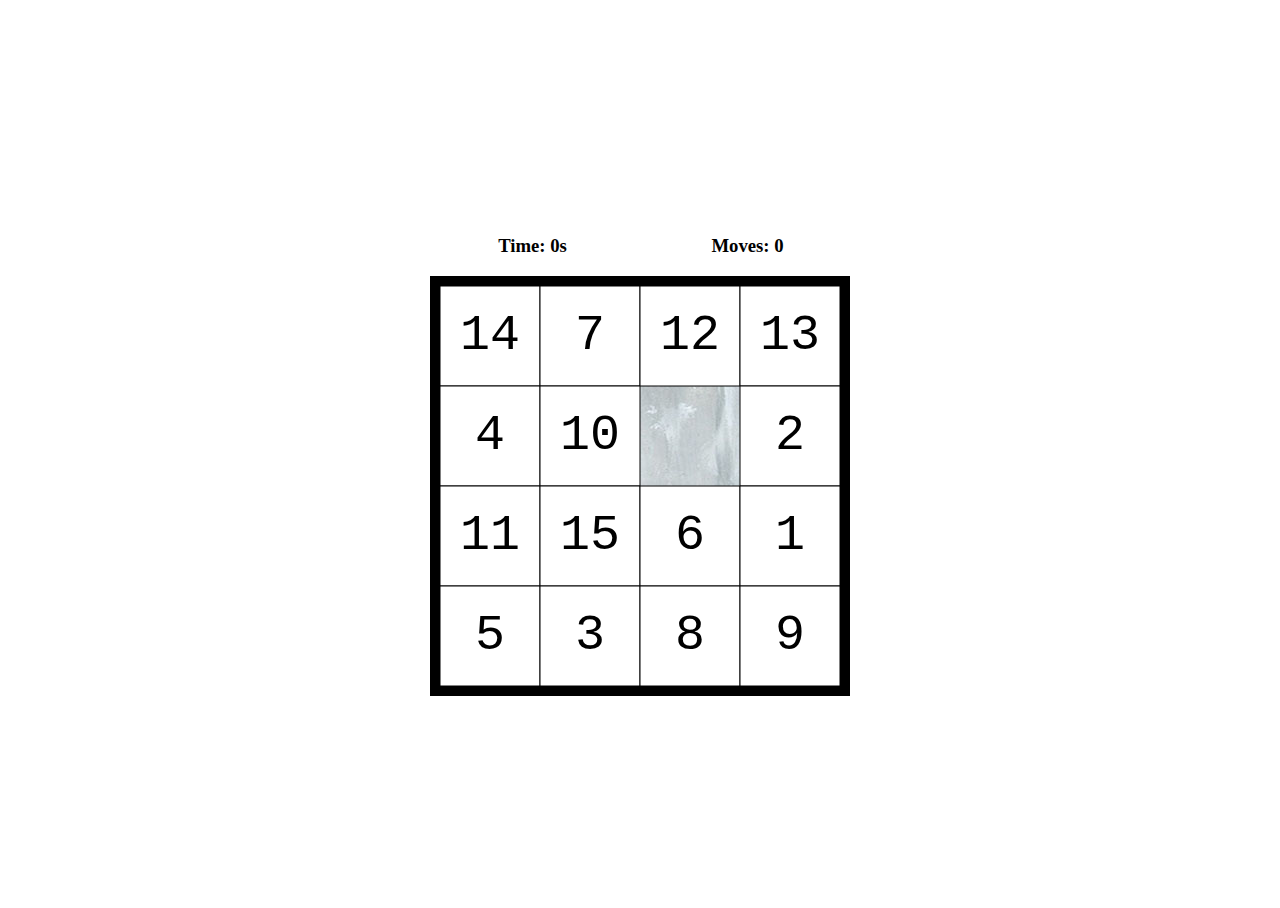
<file: gem-puzzle/index.html>
<!DOCTYPE html>
<html lang="en">
    <head>
        <meta charset="utf-8">
        <meta name="viewport" content="width=device-width, initial-scale=1.0">
        <link rel="stylesheet" href="style.css">
        <title>15-Gem-Puzzle</title>
    </head>
    <body>
        <div class="container">
            <div class="status-container">
                <div id="time">
                    <h3>Time: 0s</h3>
                </div>
                <div id="moves">
                    <h3>Moves: 0</h3>
                </div>
            </div>
            <canvas id="puzzle" width="400" height="400"></canvas>
        </div>
        <script src="index.js"></script>
    </body>
</html>
</file>
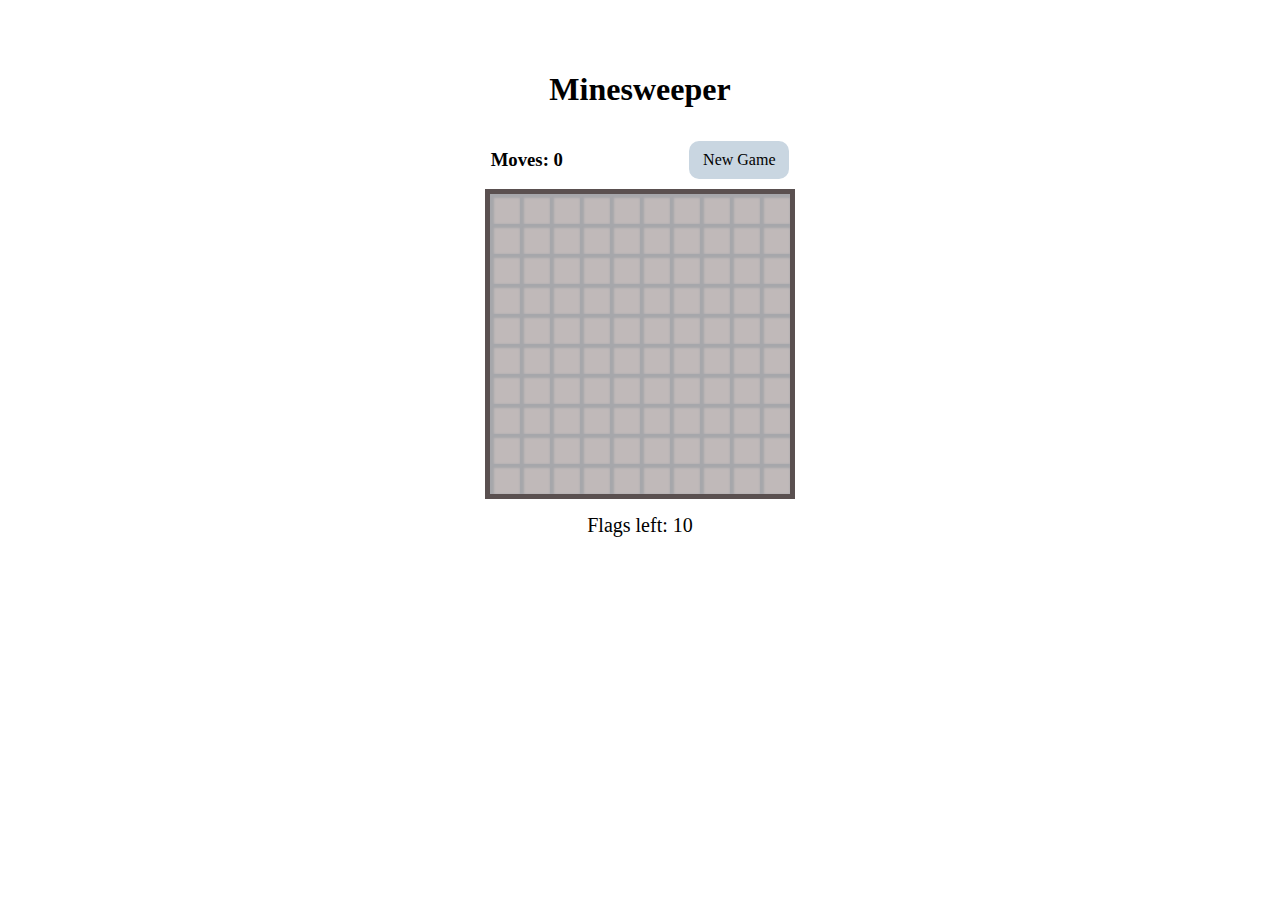
<file: minesweeper/index.html>
<!DOCTYPE html>
<html lang="en">
  <head>
    <meta charset="utf-8">
    <meta name="viewport" content="width=device-width, initial-scale=1">
    <link rel="stylesheet" href="style.css">
    <title>Minesweeper</title>
  </head>

  <body>
    <script src="index.js"></script>
  </body>
</html>
</file>
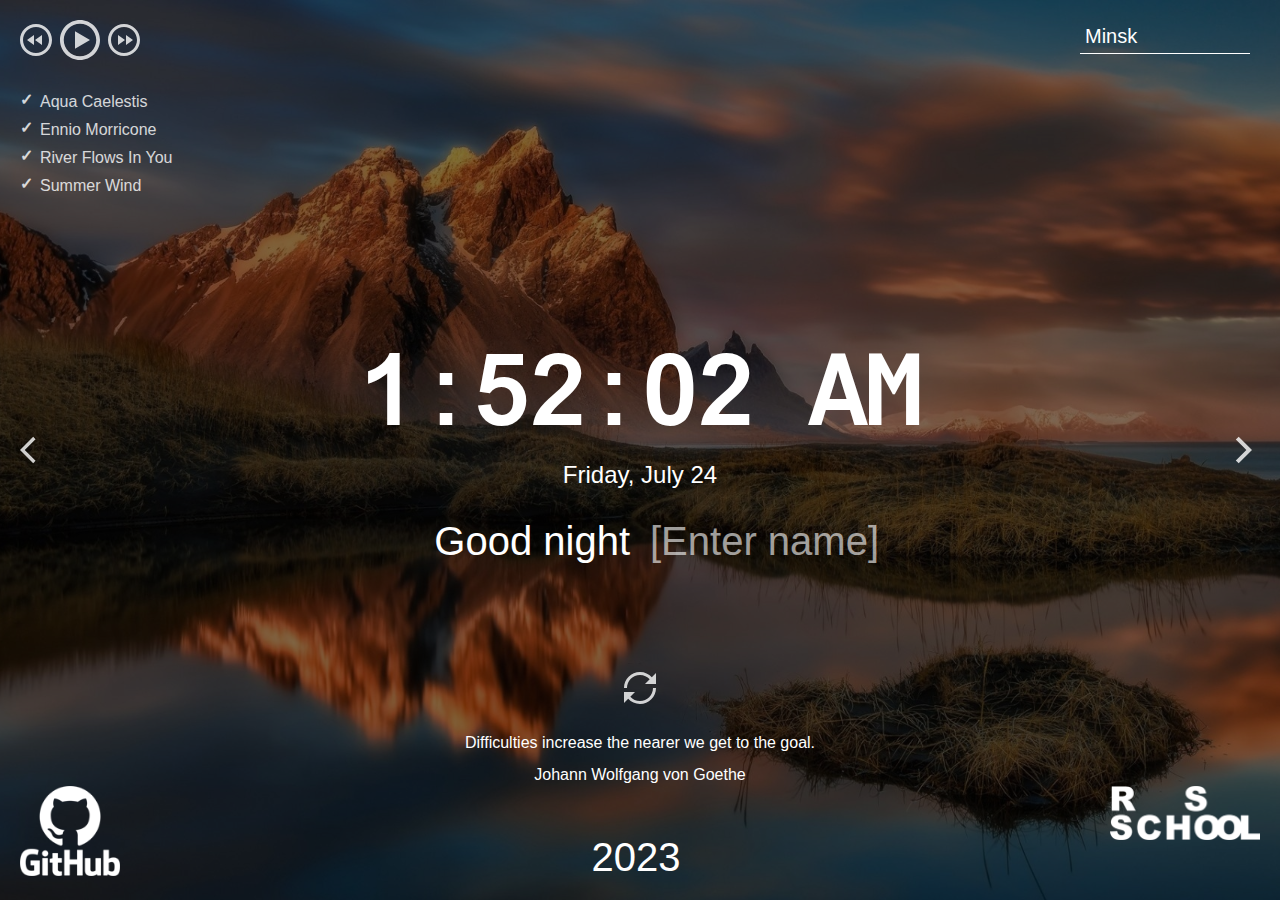
<file: momentum/index.html>
<!DOCTYPE html>
<html lang="en">
<head>
  <meta charset="UTF-8" />
  <meta name="viewport" content="width=device-width, initial-scale=1.0" />
  <link href="assets/favicon.ico" rel="shortcut icon" />
  <link rel="stylesheet" href="css/owfont-regular.css" />
  <link rel="stylesheet" href="css/style.css" />
  <title>Momentum</title>
</head>
<body>
  <header class="header">
    <div class="player">
      <div class="player-controls">
        <button class="play-prev player-icon"></button>
        <button class="play player-icon"></button>
        <button class="play-next player-icon"></button>
      </div>
      <ul class="play-list"></ul>
    </div>
    <div class="weather">
      <input type="text" class="city" />
      <i class="weather-icon owf"></i>
      <div class="weather-error"></div>
      <div class="description-container">
        <span class="temperature"></span>
        <span class="weather-description"></span>
      </div>
      <div class="wind"></div>
      <div class="humidity"></div>
    </div>
  </header>
  <main class="main">
    <div class="slider-icons">
      <button class="slide-prev slider-icon"></button>
      <button class="slide-next slider-icon"></button>
    </div>
    <time class="time"></time>
    <date class="date"></date>
    <div class="greeting-container">
      <span class="greeting"></span>
      <input id="name" type="text" class="name"/>
    </div>
  </main>
  <footer class="footer">
    <button class="change-quote"></button>
    <div>
      <div class="quote"></div>
      <div class="author"></div>
    </div>
    <div class="footer-flex">
        <a href="https://github.com/Buffy795"><img class="github" src="assets/img/ghlogo.png" width="100" alt="gh"></a>
        <p class="year">2023</p>
        <a href="https://rs.school/js/"><img class="rss" src="assets/img/rsslogo.png" width="150" alt="rss"></a>
    </div>
  </footer>
  <script type="module" src="js/script.js" ></script>
</body>
</html>
</file>
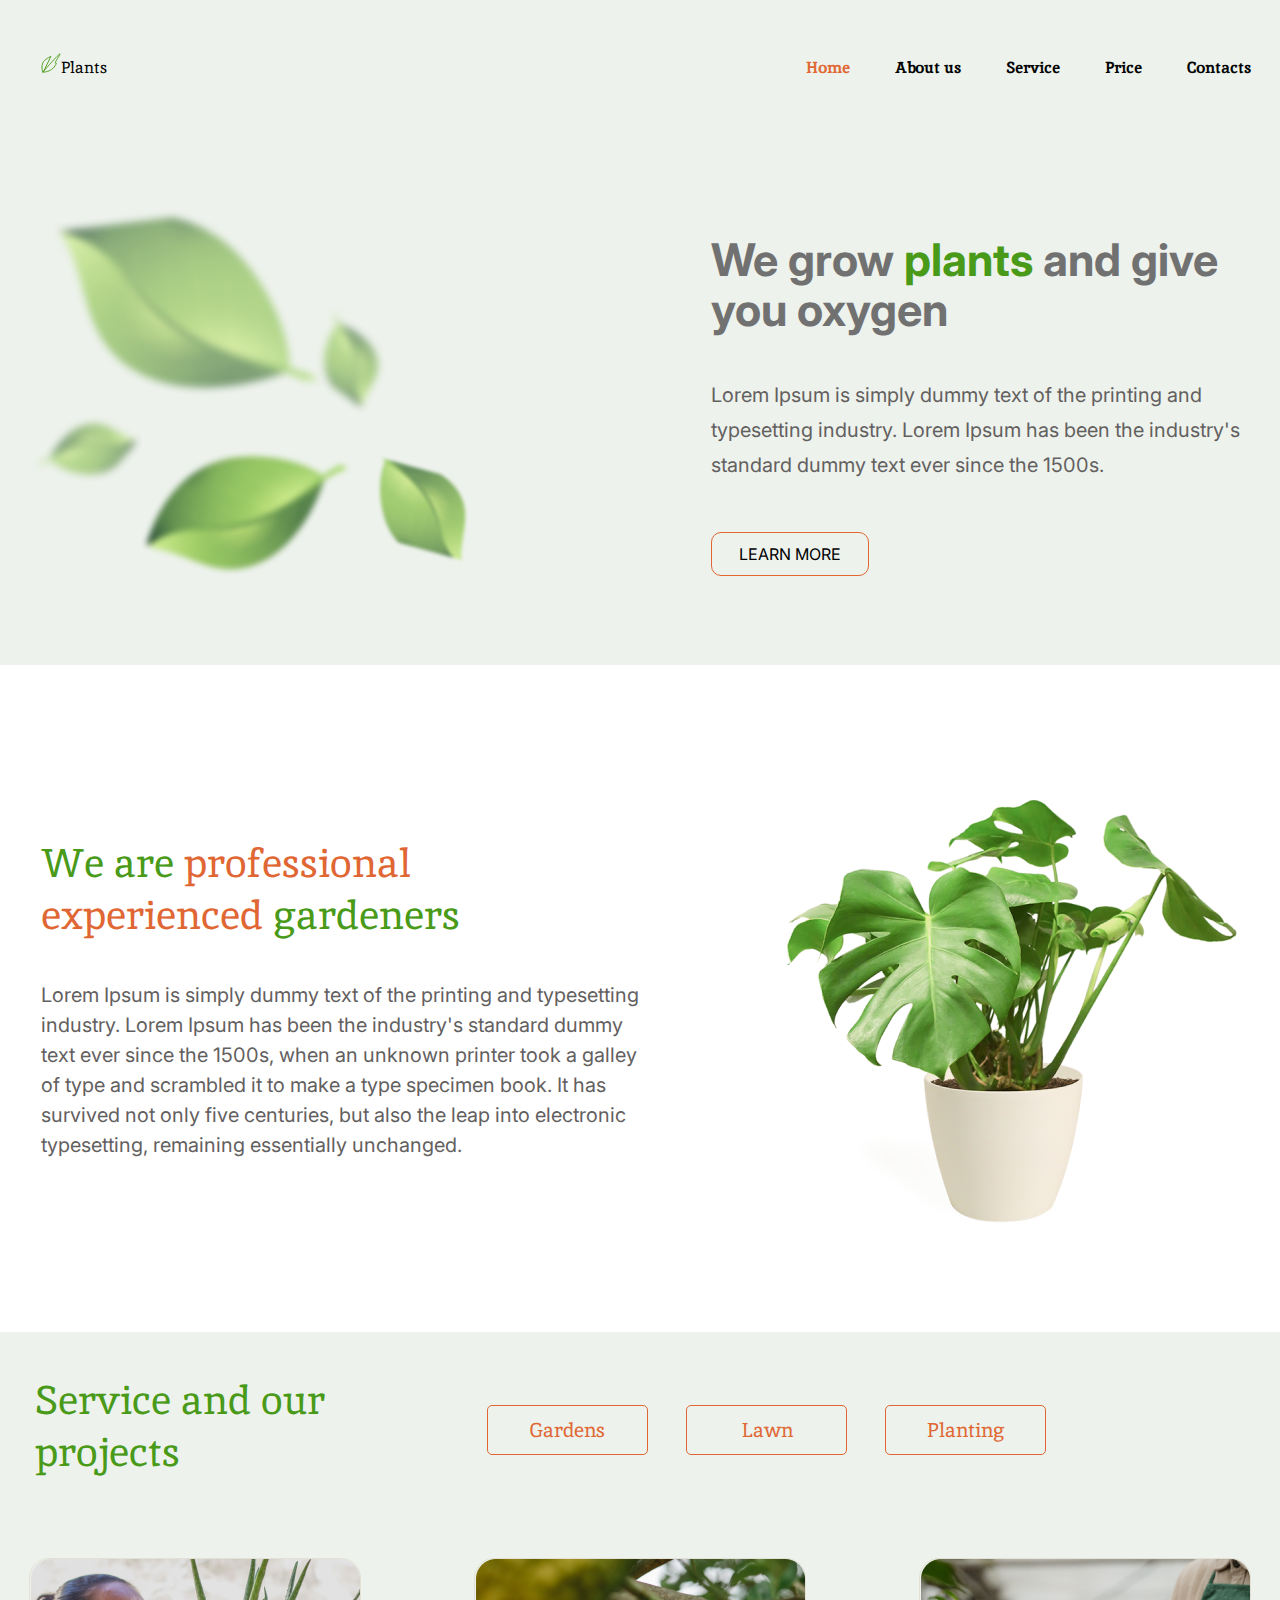
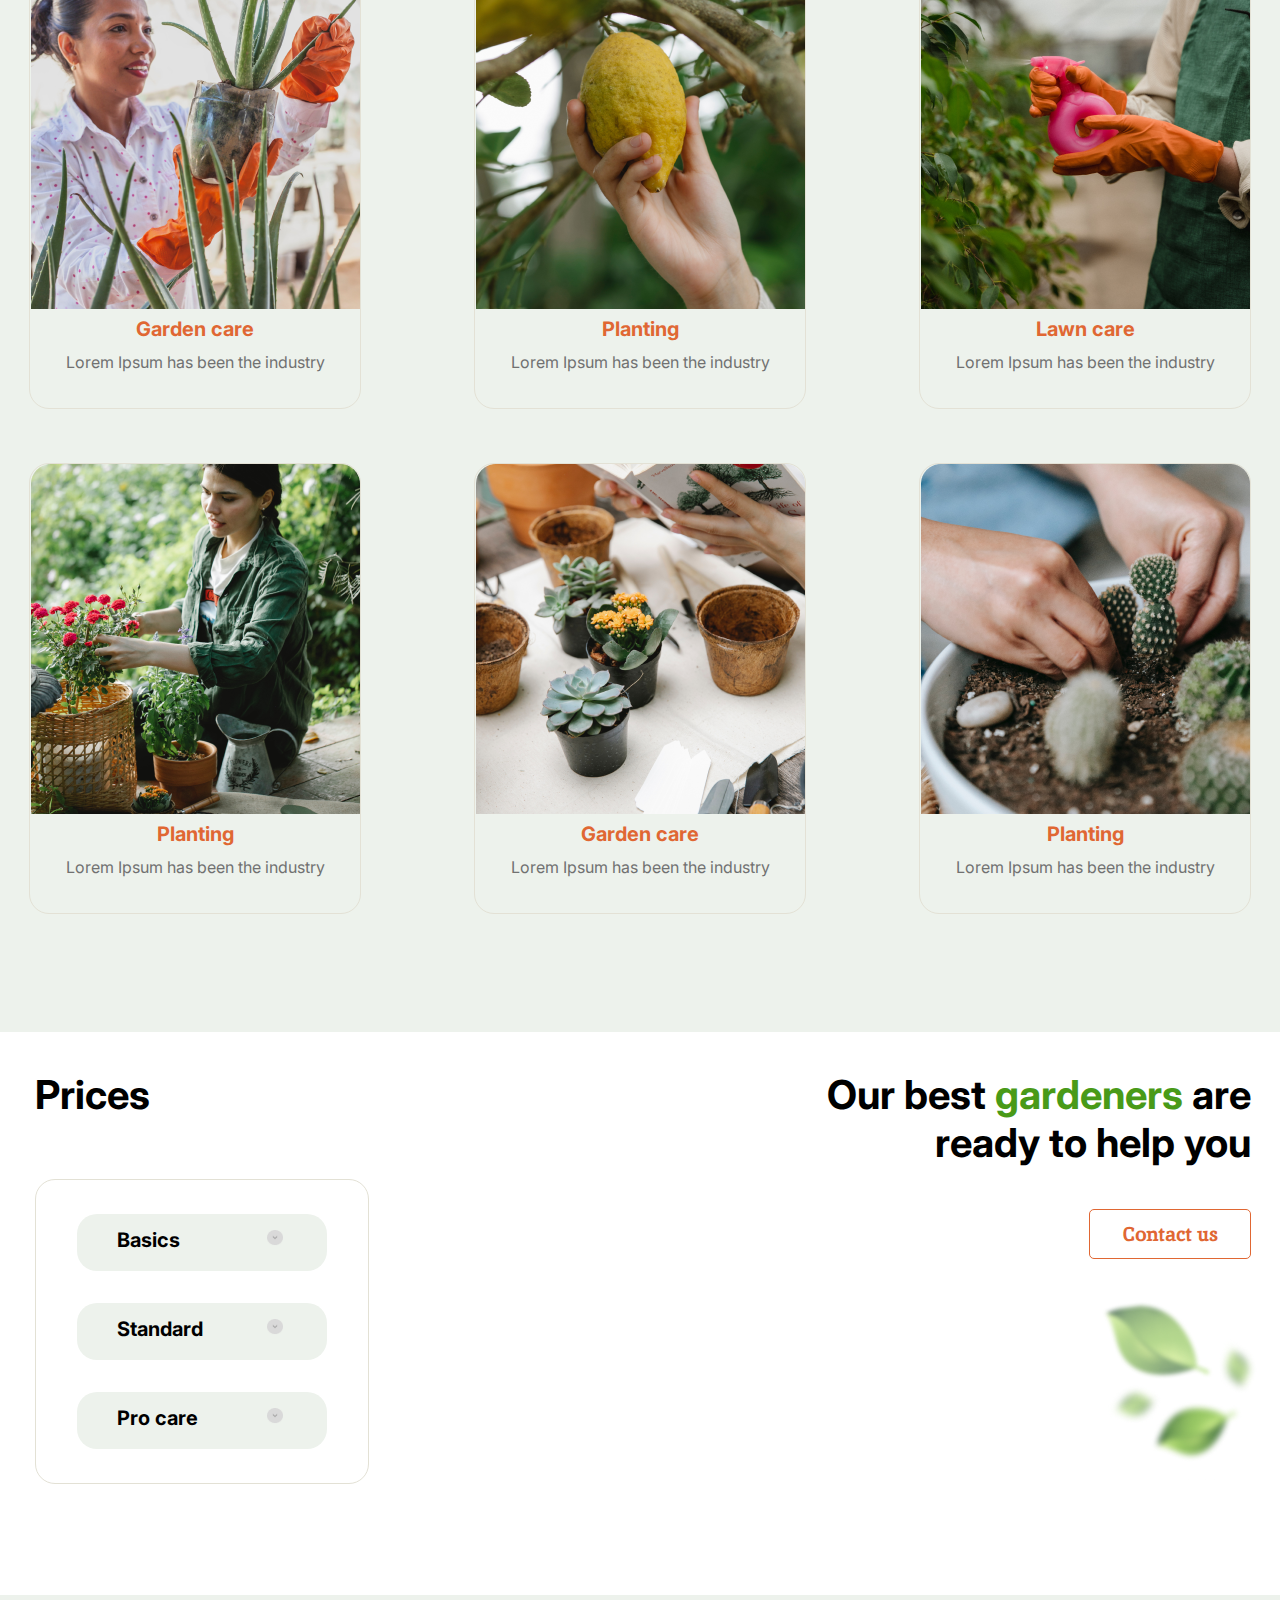
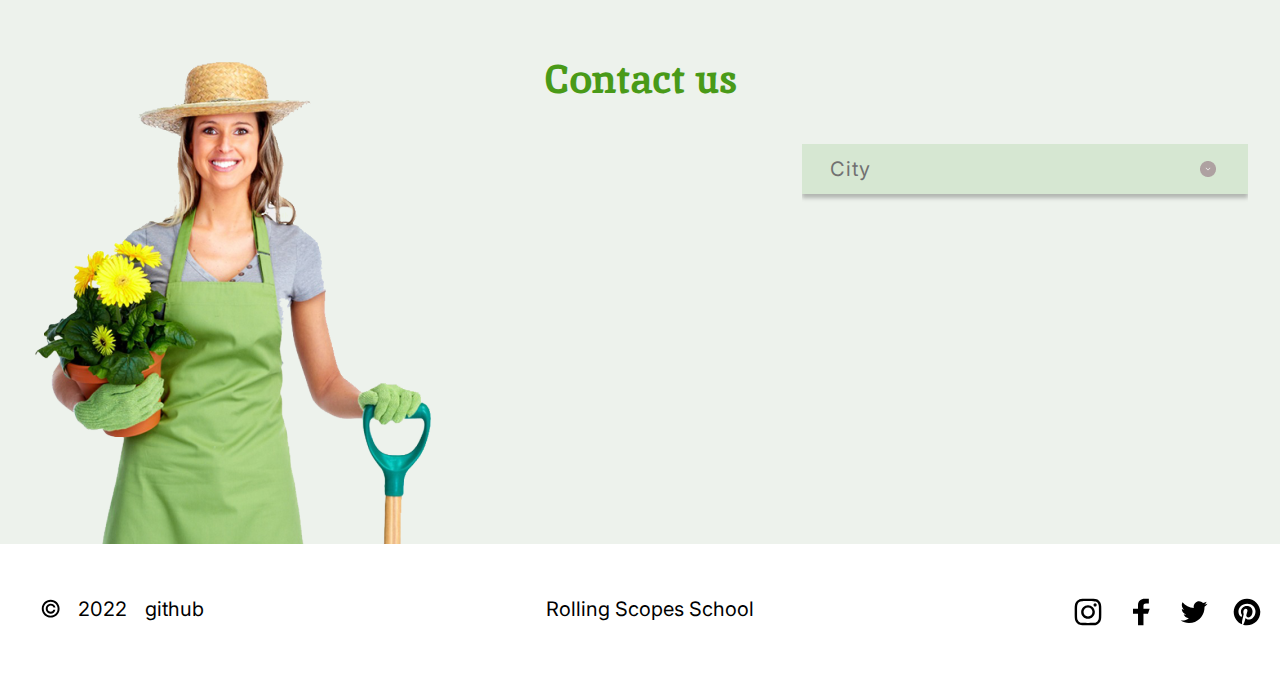
<file: plants/index.html>
<!DOCTYPE html>
<html lang="en">
    <head>
        <meta charset="utf-8">
        <meta name="viewport" content="width=device-width, initial-scale=1">
        <link rel="preconnect" href="https://fonts.googleapis.com">
        <link rel="preconnect" href="https://fonts.gstatic.com" crossorigin>
        <link href="https://fonts.googleapis.com/css2?family=Inika:wght@400;700&family=Inter:wght@400;700&display=swap" rel="stylesheet">
        <link rel="shortcut icon" type="image/x-icon" href="assets/images/favicon.png">
        <link rel="stylesheet" href="style.css">
        <title>Plants</title>
    </head>

    <body>
        <header class="header">
            <div class="container">
                <div class="header-inner">
                    <div class="header-item">
                        <img class="header-item__leaf" src="assets/images/logo_vector.svg" width="20" height="20" alt="leaf-vector">
                        <a href="#" class="header-item__name">Plants</a>
                    </div>

                    <nav class="header-nav">
                        <ul class="navigation">
                            <li><a class="navigation-link _active-link" href="#">Home</a></li>
                            <li><a class="navigation-link" href="#about">About us</a></li>
                            <li><a class="navigation-link" href="#service">Service</a></li>
                            <li><a class="navigation-link" href="#price">Price</a></li>
                            <li><a class="navigation-link" href="#contacts">Contacts</a></li>
                        </ul>
                    </nav>

                    <div class="burger-menu">
                        <span class="line-2"></span>
                        <span class="line-3"></span>
                    </div>

                    <div class="opacity"></div>
                </div>
            </div>
        </header>

        <main class="main">
            <section class="welcome">
                <div class="container">
                    <div class="welcome-inner">
                        <img class="welcome-inner__img" src="assets/images/leafs.png" alt="leafs">
                        <div class="welcome-inner__block">
                            <h1 class="welcome-title">We grow <span class="welcome-span">plants</span>  and give you oxygen</h1>
                            <p class="welcome-text">Lorem Ipsum is simply dummy text of the printing and typesetting industry. Lorem Ipsum has been the industry's standard dummy text ever since the 1500s.</p>
                            <button class="btn welcome-btn">Learn more</button>
                        </div>
                    </div>
                </div>
            </section>

            <section class="about" id="about">
                <div class="container">
                    <div class="about-inner">
                        <div class="about-inner__block">
                            <h2 class="about-title">We are <span class="about-span">professional experienced</span> gardeners</h2>
                            <p class="about-text">Lorem Ipsum is simply dummy text of the printing and typesetting industry. Lorem Ipsum has been the industry's standard dummy text ever since the 1500s, when an unknown printer took a galley of type and scrambled it to make a type specimen book. It has survived not only five centuries, but also the leap into electronic typesetting, remaining essentially unchanged. </p>
                        </div>
    
                        <img class="about-inner__img" src="assets/images/houseplant.png" alt="houseplant">
                    </div>
                </div>
            </section>

            <section class="service" id="service">
                <div class="container">
                    <div class="service-header">
                        <h2 class="service-title">Service and our projects</h2>
                        <div class="buttons">
                            <button class="btn service-btn gardens">Gardens</button>
                            <button class="btn service-btn lawn">Lawn</button>
                            <button class="btn service-btn planting">Planting</button>
                        </div>
                    </div>
    
                    <div class="service-cards">
                        <div class="card gardens-card">
                            <img class="card-img" src="assets/images/first.png" alt="first">
                            <img class="card-img__tab" src="assets/images/first_tab.png" alt="first">
                            <div class="card-textblock">
                                <h3 class="card-textblock__title">Garden care</h3>
                                <p class="card-textblock__text">Lorem Ipsum has been the industry</p>
                            </div>
                        </div>
    
                        <div class="card planting-card">
                            <img class="card-img" src="assets/images/second.png" alt="second">
                            <img class="card-img__tab" src="assets/images/second_tab.png" alt="second">
                            <div class="card-textblock">
                                <h3 class="card-textblock__title">Planting</h3>
                                <p class="card-textblock__text">Lorem Ipsum has been the industry</p>
                            </div>
                        </div>
    
                        <div class="card lawn-card">
                            <img class="card-img" src="assets/images/third.png" alt="third">
                            <img class="card-img__tab" src="assets/images/third_tab.png" alt="third">
                            <div class="card-textblock">
                                <h3 class="card-textblock__title">Lawn care</h3>
                                <p class="card-textblock__text">Lorem Ipsum has been the industry</p>
                            </div>
                        </div>
    
                        <div class="card planting-card">
                            <img class="card-img" src="assets/images/fourth.png" alt="fourth">
                            <img class="card-img__tab" src="assets/images/fourth_tab.png" alt="fourth">
                            <div class="card-textblock">
                                <h3 class="card-textblock__title">Planting</h3>
                                <p class="card-textblock__text">Lorem Ipsum has been the industry</p>
                            </div>
                        </div>
    
                        <div class="card gardens-card">
                            <img class="card-img" src="assets/images/fifth.png" alt="fifth">
                            <img class="card-img__tab" src="assets/images/fifth_tab.png" alt="fifth">
                            <div class="card-textblock">
                                <h3 class="card-textblock__title">Garden care</h3>
                                <p class="card-textblock__text">Lorem Ipsum has been the industry</p>
                            </div>
                        </div>
    
                        <div class="card planting-card">
                            <img class="card-img" src="assets/images/sixth.png" alt="sixth">
                            <img class="card-img__tab" src="assets/images/sixth_tab.png" alt="sixth">
                            <div class="card-textblock">
                                <h3 class="card-textblock__title">Planting</h3>
                                <p class="card-textblock__text">Lorem Ipsum has been the industry</p>
                            </div>
                        </div>
                    </div>
                </div>
            </section>

            <section class="prices" id="price">
                <div class="container">
                    <div class="prices-inner">
                        <div class="prices-inner__left">
                            <h2 class="prices-title">Prices</h2>
                            <div class="prices-box">
                                <div class="choose-btn">
                                    <div class="choose-btn_inner">
                                        Basics
                                        <img id="dropout" class="tempr-click" src="assets/images/accordion_btn.png" width="16" height="16" alt="temr">
                                        <img id="dropout-change" class="change _inactive" src="assets/images/accordion_btn2.png" width="16" height="16" alt="temr">
                                    </div>
                                    <div class="acc-content">
                                        <p class="acc-text">Release of Letraset sheets containing Lorem Ipsum passages, and more recently</p>
                                        <p class="acc-price"><span class="acc-span">$15</span> / per hour</p>
                                        <button class="acc-btn"><a class="acc-link" href="#contacts">Order</a></button>
                                    </div>
                                </div>

                                <div class="choose-btn">
                                    <div class="choose-btn_inner">
                                        Standard
                                        <img id="dropout" class="tempr-click" src="assets/images/accordion_btn.png" width="16" height="16" alt="temr">
                                        <img id="dropout-change" class="change _inactive" src="assets/images/accordion_btn2.png" width="16" height="16" alt="temr">
                                    </div>
                                    <div class="acc-content">
                                        <p class="acc-text">Release of Letraset sheets containing Lorem Ipsum passages, and more recently</p>
                                        <p class="acc-price"><span class="acc-span">$25</span> / per hour</p>
                                        <button class="acc-btn"><a class="acc-link" href="#contacts">Order</a></button>
                                    </div>
                                </div>

                                <div class="choose-btn">
                                    <div class="choose-btn_inner">
                                        Pro care
                                        <img id="dropout" class="tempr-click" src="assets/images/accordion_btn.png" width="16" height="16" alt="temr">
                                        <img id="dropout-change" class="change _inactive" src="assets/images/accordion_btn2.png" width="16" height="16" alt="temr">
                                    </div>
                                    <div class="acc-content">
                                        <p class="acc-text">Release of Letraset sheets containing Lorem Ipsum passages, and more recently</p>
                                        <p class="acc-price"><span class="acc-span">$35</span> / per hour</p>
                                        <button class="acc-btn"><a class="acc-link" href="#contacts">Order</a></button>
                                    </div>
                                </div>
                            </div>
                        </div>
    
                        <div class="prices-inner__right">
                            <h3 class="prices-title right-title">Our best <span class="prices-span"> gardeners</span> are ready to help you</h3>
                            <button class="btn prices-btn">Contact us</button>
                            <img class="prices-img" src="assets/images/small-leafs.png" alt="small-leafs">
                        </div>
                    </div>

                </div>
            </section>

            <section class="contacts" id="contacts">
                <div class="container">
                    <div class="contacts-inner">
                        <img class="contacts-inner__img" src="assets/images/contact_woman.png" alt="woman">
                        <h2 class="contacts-inner__title">Contact us</h2>
                        <div class="select">
                            <div class="contacts-inner__btn">
                                <span class="current-select">City</span>
                                <img class="tempr-accord" src="assets/images/select_btn.png" width="16" height="16" alt="click">
                            </div>

                            <div class="select-body">
                                <div class="select-item">Canandaigua, NY</div>
                                <div class="select-item">New York City</div>
                                <div class="select-item">Yonkers, NY</div>
                                <div class="select-item">Sherrill, NY</div>
                            </div>

                            <div class="select-card _hidden canan">
                                <div class="select-card__flex">
                                    <div class="left-column">
                                        <p class="left-column__item">City:</p>
                                        <p class="left-column__item" >Phone:</p>
                                        <p class="left-column__item">Office address:</p>
                                    </div>
                                    <div class="right-column">
                                        <p class="right-column__item">Canandaigua, NY</p>
                                        <p class="right-column__item"><a class="card-link" href="tel:+1585393 0001"> +1 585 393 0001</a></p>
                                        <p class="right-column__item">151 Charlotte Street</p>
                                    </div>
                                </div>
                                <button class="call-btn"><a class="card-link" href="tel:+1585393 0001">Call us</a></button>
                            </div>

                            <div class="select-card _hidden nyc">
                                <div class="select-card__flex">
                                    <div class="left-column">
                                        <p class="left-column__item">City:</p>
                                        <p class="left-column__item">Phone:</p>
                                        <p class="left-column__item">Office address:</p>
                                    </div>
                                    <div class="right-column">
                                        <p class="right-column__item">New York City</p>
                                        <p class="right-column__item"><a class="card-link" href="tel:+12124560002">+1 212 456 0002</a></p>
                                        <p class="right-column__item">9 East 91st Street</p>
                                    </div>
                                </div>
                                <button class="call-btn"><a class="card-link" href="tel:+12124560002">Call us</a></button>
                            </div>

                            <div class="select-card _hidden yonkers">
                                <div class="select-card__flex">
                                    <div class="left-column">
                                        <p class="left-column__item">City:</p>
                                        <p class="left-column__item">Phone:</p>
                                        <p class="left-column__item">Office address:</p>
                                    </div>
                                    <div class="right-column">
                                        <p class="right-column__item">Yonkers, NY</p>
                                        <p class="right-column__item"><a class="card-link" href="tel:+19146780003">+1 914 678 0003</a></p>
                                        <p class="right-column__item">511 Warburton Ave</p>
                                    </div>
                                </div>
                                <button class="call-btn"><a class="card-link" href="tel:+19146780003">Call us</a></button>
                            </div>

                            <div class="select-card _hidden sherrill">
                                <div class="select-card__flex">
                                    <div class="left-column">
                                        <p class="left-column__item">City:</p>
                                        <p class="left-column__item">Phone:</p>
                                        <p class="left-column__item">Office address:</p>
                                    </div>
                                    <div class="right-column">
                                        <p class="right-column__item">Sherrill, NY</p>
                                        <p class="right-column__item"><a class="card-link" href="tel:+13159080004">+1 315 908 0004</a></p>
                                        <p class="right-column__item">14 WEST Noyes BLVD</p>
                                    </div>
                                </div>
                                <button class="call-btn"><a class="card-link" href="tel:+13159080004">Call us</a></button>
                            </div>

                        </div>
                    </div>
                </div>
            </section>
        </main>

        <footer class="footer">
            <div class="container">
                <div class="footer-inner">
                    <div class="footer-inner__left">
                        <img class="c" src="assets/images/©.svg" alt="c" width="19" height="50">
                        <p>2022</p>
                        <a class="github" href="https://github.com/Buffy795">github</a>
                    </div>
                    <a class="footer-inner__center" href="https://rs.school/js-stage0/" >Rolling Scopes School</a>
                    <ul class="footer-inner__right">
                        <li><a class="social-link" href="https://www.instagram.com/" ><img class="social-icon" src="assets/images/inst.svg" alt="inst"></a></li>
                        <li><a class="social-link" href="https://ru-ru.facebook.com/" ><img class="social-icon" src="assets/images/fb.svg" alt="inst"></a></li>
                        <li><a class="social-link" href="https://twitter.com/"><img class="social-icon" src="assets/images/tw.svg" alt="inst"></a></li>
                        <li><a class="social-link" href="https://ru.pinterest.com/"><img class="social-icon" src="assets/images/pinterest.svg" alt="inst"></a></li>
                    </ul>
                </div>
            </div>
        </footer>
        <script src="index.js"></script>
    </body>
</html>
</file>
<file: gem-puzzle/style.css>
html {
    height: 100%;
}

body {
    height: 100%;
    display: flex;
    justify-content: center;
    align-items: center;
}

canvas {
    border: 10px solid #000;
    max-width: 100%;
}

canvas:hover {
    cursor: pointer;
}

.status-container {
    display: grid;
    grid-template-columns: 1fr 1fr;
    grid-gap: 10px;
}

#time, 
#moves {
    text-align: center;
}
</file>
<file: minesweeper/style.css>
.container {
    width: 100%;
}

.header {
    text-align: center;
    padding-top: 50px;
}

.top-block {
    display: flex;
    justify-content: center;
    gap: 10%;
}

.retry {
    cursor: pointer;
    text-align: center;
    border-radius: 10px;
    width: 100px;
    padding-top: 10px;
    padding-bottom: 10px;
    align-self: center;
    background-color: #c9d6e1;
}

.moves {
    text-align: center;
}

.time {
    text-align: center;
}

.playfield {
    width: 300px;
    margin: 0 auto;
    background-color: rgb(192, 185, 185);
    display: flex;
    flex-wrap: wrap;
    border: 5px solid #5a5050;
}

.playfield div {
    height: 30px;
    width: 30px;
    box-shadow: 2px 2px 2px 2px rgba(65, 94, 117, 0.2) inset;
    font-size: 20px;
    font-weight: 900;
    text-align: center;
}

.pressed {
    background-color: rgba(34, 60, 80, 0.2);
    box-shadow: none;
}

.one {
    color: blue;
}

.two {
    color: rgb(8, 109, 8);
}

.three {
    color: red;
}

.four {
    color: yellow;
}

.five {
    color: purple;
}

.counter {
    text-align: center;
    margin-top: 15px;
    font-size: 20px;
}

@media (max-width: 325px) {
    .playfield {
        max-width: 250px;
    }

    .playfield div {
        width: 25px;
        height: 25px;
    }
}
</file>
<file: momentum/css/owfont-regular.css>
/*!
 *  owfont-regular 1.0.0 by Deniz Fuchidzhiev - http://websygen.com
 *  License - font: SIL OFL 1.1, css: MIT License
 */
/* FONT PATH
 * -------------------------- */
@font-face {
  font-family: 'owfont';
  src: url('../assets/fonts/owfont-regular.eot?v=1.0.0');
  src: url('../assets/fonts/owfont-regular.eot?#iefix&v=1.0.0') format('embedded-opentype'),
	   url('../assets/fonts/owfont-regular.woff') format('woff'),
	   url('../assets/fonts/owfont-regular.ttf') format('truetype'),
	   url('../assets/fonts/owfont-regular.svg#owf-regular') format('svg');
  font-weight: normal;
  font-style: normal;
}
.owf {
  display: inline-block;
  font: normal normal normal 14px/1 owfont;
  font-size: inherit;
  text-rendering: auto;
  -webkit-font-smoothing: antialiased;
  -moz-osx-font-smoothing: grayscale;
  transform: translate(0, 0);
}
/* makes the font 33% larger relative to the icon container */
.owf-lg {
  font-size: 1.33333333em;
  line-height: 0.75em;
  vertical-align: -15%;
}
.owf-2x {
  font-size: 2em;
}
.owf-3x {
  font-size: 3em;
}
.owf-4x {
  font-size: 4em;
}
.owf-5x {
  font-size: 5em;
}
.owf-fw {
  width: 1.28571429em;
  text-align: center;
}
.owf-ul {
  padding-left: 0;
  margin-left: 2.14285714em;
  list-style-type: none;
}
.owf-ul > li {
  position: relative;
}
.owf-li {
  position: absolute;
  left: -2.14285714em;
  width: 2.14285714em;
  top: 0.14285714em;
  text-align: center;
}
.owf-li.owf-lg {
  left: -1.85714286em;
}
.owf-border {
  padding: .2em .25em .15em;
  border: solid 0.08em #eeeeee;
  border-radius: .1em;
}
.owf-pull-right {
  float: right;
}
.owf-pull-left {
  float: left;
}
.owf.owf-pull-left {
  margin-right: .3em;
}
.owf.owf-pull-right {
  margin-left: .3em;
}

/* owfont uses the Unicode Private Use Area (PUA) to ensure screen
   readers do not read off random characters that represent icons */
   
/*   Weather Condition Codes    */
   
/*   Thunderstorm - - - - - - - - - - - - - - - - - - - - - - - - - - - - - - - - - - - -    */
   
/* thunderstorm with light rain */
.owf-200:before,
.owf-200-d:before,
.owf-200-n:before {
  content: "\EB28";
}
/* thunderstorm with rain */
.owf-201:before,
.owf-201-d:before,
.owf-201-n:before {
  content: "\EB29";
}
/* thunderstorm with heavy rain */
.owf-202:before,
.owf-202-d:before,
.owf-202-n:before {
  content: "\EB2A";
}
/*  light thunderstorm  */
.owf-210:before,
.owf-210-d:before,
.owf-210-n:before {
  content: "\EB32";
}
/*  thunderstorm  */
.owf-211:before,
.owf-211-d:before,
.owf-211-n:before {
  content: "\EB33";
}
/*   heavy thunderstorm   */
.owf-212:before,
.owf-212-d:before,
.owf-212-n:before {
  content: "\EB34";
}
/*   ragged thunderstorm   */
.owf-221:before,
.owf-221-d:before,
.owf-221-n:before {
  content: "\EB3D";
}
/*  thunderstorm with light drizzle    */
.owf-230:before,
.owf-230-d:before,
.owf-230-n:before {
  content: "\EB46";
}
/*  thunderstorm with drizzle     */
.owf-231:before,
.owf-231-d:before,
.owf-231-n:before {
  content: "\EB47";
}
/* thunderstorm with heavy drizzle     */
.owf-232:before,
.owf-232-d:before,
.owf-232-n:before {
  content: "\EB48";
}

/*   Drizzle - - - - - - - - - - - - - - - - - - - - - - - - - - - - - - - - - - - -    */

/*  light intensity drizzle */
.owf-300:before,
.owf-300-d:before,
.owf-300-n:before {
  content: "\EB8C";
}
/*  drizzle */
.owf-301:before,
.owf-301-d:before,
.owf-301-n:before {
  content: "\EB8D";
}
/*  heavy intensity drizzle  */
.owf-302:before,
.owf-302-d:before,
.owf-302-n:before {
  content: "\EB8E";
}
/*   light intensity drizzle rain  */
.owf-310:before,
.owf-310-d:before,
.owf-310-n:before {
  content: "\EB96";
}
/*  drizzle rain  */
.owf-311:before,
.owf-311-d:before,
.owf-311-n:before {
  content: "\EB97";
}
/* heavy intensity drizzle rain */
.owf-312:before,
.owf-312-d:before,
.owf-312-n:before {
  content: "\EB98";
}
/* shower rain and drizzle  */
.owf-313:before,
.owf-313-d:before,
.owf-313-n:before {
  content: "\EB99";
}
/* heavy shower rain and drizzle*/
.owf-314:before,
.owf-314-d:before,
.owf-314-n:before {
  content: "\EB9A";
}
/* shower drizzle */
.owf-321:before,
.owf-321-d:before,
.owf-321-n:before {
  content: "\EBA1";
}

/*   Rain - - - - - - - - - - - - - - - - - - - - - - - - - - - - - - - - - - - -    */

/* light rain  */
.owf-500:before,
.owf-500-d:before,
.owf-500-n:before {
  content: "\EC54";
}
/* moderate rain  */
.owf-501:before,
.owf-501-d:before,
.owf-501-n:before {
  content: "\EC55";
}
/* heavy intensity rain  */
.owf-502:before,
.owf-502-d:before,
.owf-502-n:before {
  content: "\EC56";
}
/* very heavy rain   */
.owf-503:before,
.owf-503-d:before,
.owf-503-n:before {
  content: "\EC57";
}
/* extreme rain    */
.owf-504:before,
.owf-504-d:before,
.owf-504-n:before {
  content: "\EC58";
}
/* freezing rain    */
.owf-511:before,
.owf-511-d:before,
.owf-511-n:before {
  content: "\EC5F";
}
/*  light intensity shower rain    */
.owf-520:before,
.owf-520-d:before,
.owf-520-n:before {
  content: "\EC68";
}
/* shower rain  */
.owf-521:before,
.owf-521-d:before,
.owf-521-n:before {
  content: "\EC69";
}
/*  heavy intensity shower rain  */
.owf-522:before,
.owf-522-d:before,
.owf-522-n:before {
  content: "\EC6A";
}
/* ragged shower rain  */
.owf-531:before,
.owf-531-d:before,
.owf-531-n:before {
  content: "\EC73";
}

/*   Snow - - - - - - - - - - - - - - - - - - - - - - - - - - - - - - - - - - - -    */

/* light snow  */
.owf-600:before,
.owf-600-d:before,
.owf-600-n:before {
  content: "\ECB8";
}
/*  snow  */
.owf-601:before,
.owf-601-d:before,
.owf-601-n:before {
  content: "\ECB9";
}
/*   heavy snow   */
.owf-602:before,
.owf-602-d:before,
.owf-602-n:before {
  content: "\ECBA";
}
/*  sleet  */
.owf-611:before,
.owf-611-d:before,
.owf-611-n:before {
  content: "\ECC3";
}
/*   shower sleet */
.owf-612:before,
.owf-612-d:before,
.owf-612-n:before {
  content: "\ECC4";
}
/* light rain and snow */
.owf-615:before,
.owf-615-d:before,
.owf-615-n:before {
  content: "\ECC7";
}
/* rain and snow  */
.owf-616:before,
.owf-616-d:before,
.owf-616-n:before {
  content: "\ECC8";
}
/* light shower snow  */
.owf-620:before,
.owf-620-d:before,
.owf-620-n:before {
  content: "\ECCC";
}
/* shower snow  */
.owf-621:before,
.owf-621-d:before,
.owf-621-n:before {
  content: "\ECCD";
}
/* heavy shower snow  */
.owf-622:before,
.owf-622-d:before,
.owf-622-n:before {
  content: "\ECCE";
}

/*   Atmosphere - - - - - - - - - - - - - - - - - - - - - - - - - - - - - - - - - - - -    */

/* mist */
.owf-701:before,
.owf-701-d:before,
.owf-701-n:before {
  content: "\ED1D";
}
/* smoke */
.owf-711:before,
.owf-711-d:before,
.owf-711-n:before {
  content: "\ED27";
}
/* haze */
.owf-721:before,
.owf-721-d:before,
.owf-721-n:before {
  content: "\ED31";
}
/* Sand/Dust Whirls */
.owf-731:before,
.owf-731-d:before,
.owf-731-n:before {
  content: "\ED3B";
}
/* Fog */
.owf-741:before,
.owf-741-d:before,
.owf-741-n:before {
  content: "\ED45";
}
/* sand */
.owf-751:before,
.owf-751-d:before,
.owf-751-n:before {
  content: "\ED4F";
}
/* dust */
.owf-761:before,
.owf-761-d:before,
.owf-761-n:before {
  content: "\ED59";
}
/*  VOLCANIC ASH  */
.owf-762:before,
.owf-762-d:before,
.owf-762-n:before {
  content: "\ED5A";
}
/* SQUALLS */
.owf-771:before,
.owf-771-d:before,
.owf-771-n:before {
  content: "\ED63";
}
/* TORNADO */
.owf-781:before,
.owf-781-d:before,
.owf-781-n:before {
  content: "\ED6D";
}

/*   Clouds - - - - - - - - - - - - - - - - - - - - - - - - - - - - - - - - - - - -    */

/*  sky is clear  */  /*  Calm  */
.owf-800:before,
.owf-800-d:before,
.owf-951:before,
.owf-951-d:before {
  content: "\ED80";
}
.owf-800-n:before,
.owf-951-n:before {
  content: "\F168";
}
/*  few clouds   */
.owf-801:before,
.owf-801-d:before {
  content: "\ED81";
}
.owf-801-n:before {
  content: "\F169";
}
/* scattered clouds */
.owf-802:before,
.owf-802-d:before {
  content: "\ED82";
}
.owf-802-n:before {
  content: "\F16A";
}
/* broken clouds  */
.owf-803:before,
.owf-803-d:before,
.owf-803-n:before {
  content: "\ED83";
}
/* overcast clouds  */
.owf-804:before,
.owf-804-d:before,
.owf-804-n:before {
  content: "\ED84";
}

/*   Extreme - - - - - - - - - - - - - - - - - - - - - - - - - - - - - - - - - - - -    */

/* tornado  */
.owf-900:before,
.owf-900-d:before,
.owf-900-n:before {
  content: "\EDE4";
}
/*  tropical storm  */
.owf-901:before,
.owf-901-d:before,
.owf-901-n:before {
  content: "\EDE5";
}
/* hurricane */
.owf-902:before,
.owf-902-d:before,
.owf-902-n:before {
  content: "\EDE6";
}
/* cold */
.owf-903:before,
.owf-903-d:before,
.owf-903-n:before {
  content: "\EDE7";
}
/* hot */
.owf-904:before,
.owf-904-d:before,
.owf-904-n:before {
  content: "\EDE8";
}
/* windy */
.owf-905:before,
.owf-905-d:before,
.owf-905-n:before {
  content: "\EDE9";
}
/* hail */
.owf-906:before,
.owf-906-d:before,
.owf-906-n:before {
  content: "\EDEA";
}

/*   Additional - - - - - - - - - - - - - - - - - - - - - - - - - - - - - - - - - - - -    */

/* Setting */
.owf-950:before,
.owf-950-d:before,
.owf-950-n:before {
  content: "\EE16";
}
/*  Light breeze  */
.owf-952:before,
.owf-952-d:before,
.owf-952-n:before {
  content: "\EE18";
}
/*  Gentle Breeze  */
.owf-953:before,
.owf-953-d:before,
.owf-953-n:before {
  content: "\EE19";
}
/*  Moderate breeze  */
.owf-954:before,
.owf-954-d:before,
.owf-954-n:before {
  content: "\EE1A";
}
/* Fresh Breeze  */
.owf-955:before,
.owf-955-d:before,
.owf-955-n:before {
  content: "\EE1B";
}
/* Strong  Breeze  */
.owf-956:before,
.owf-956-d:before,
.owf-956-n:before {
  content: "\EE1C";
}
/* High wind, near gale  */
.owf-957:before,
.owf-957-d:before,
.owf-957-n:before {
  content: "\EE1D";
}
/* Gale */
.owf-958:before,
.owf-958-d:before,
.owf-958-n:before {
  content: "\EE1E";
}
/*  Severe Gale  */
.owf-959:before,
.owf-959-d:before,
.owf-959-n:before {
  content: "\EE1F";
}
/* Storm */
.owf-960:before,
.owf-960-d:before,
.owf-960-n:before {
  content: "\EE20";
}
/*  Violent Storm  */
.owf-961:before,
.owf-961-d:before,
.owf-961-n:before {
  content: "\EE21";
}
/* Hurricane */
.owf-962:before,
.owf-962-d:before,
.owf-962-n:before {
  content: "\EE22";
}
</file>
<file: momentum/css/style.css>
@font-face {
  font-family: 'Arial-MT';
  src: url("../assets/fonts/Arial-MT.woff"); /* Путь к файлу со шрифтом */
 }

* {
  box-sizing: border-box;
  margin: 0;
  padding: 0;
}

body {
  min-width: 480px;
  min-height: 100vh;
  font-family: 'Arial', sans-serif;
  font-size: 16px;
  color: #fff;
  text-align: center;
  background: url("../assets/img/bg.jpg") center/cover, rgba(0, 0, 0, 0.5);
  background-blend-mode: multiply;
  transition: background-image 1s ease-in-out;
}

.header {
  display: flex;
  justify-content: space-between;
  align-items: flex-start;
  width: 100%;
  height: 30vh;
  min-height: 220px;  
  padding: 20px;
}

.player-controls {
  display: flex;
  align-items: center;
  justify-content: space-between;
  width: 120px;
  margin-bottom: 28px;
}

.play-list {
  text-align: left;
}

.play-item {
  position: relative;
  padding: 5px;
  padding-left: 20px;
  list-style: none;
  opacity: .8;
  cursor: pointer;
  transition: .3s;
}

.play-item:hover {
  opacity: 1;
}

.play-item::before {
  content: "\2713";  
  position: absolute;
  left: 0;
  top: 2px;
  font-weight: 900;
}

.item-active::before {
  color: #C5B358;
}

.player-icon,
.slider-icon,
.change-quote {
  width: 32px;
  height: 32px;
  background-size: 32px 32px;
  background-position: center center;
  background-repeat: no-repeat;
  background-color: transparent;
  border: 0;
  outline: 0;
  opacity: .8;
  cursor: pointer;
  transition: .3s;  
}

.player-icon:hover,
.slider-icon:hover,
.change-quote:hover {
  opacity: 1;
}

.player-icon:active,
.slider-icon:active,
.change-quote:active {
  border: 0;
  outline: 0;  
  transform: scale(1.1);
}

.play {
  width: 40px;
  height: 40px;
  background-size: 40px 40px;
  background-image: url("../assets/svg/play.svg");
}

.pause {
  background-image: url("../assets/svg/pause.svg");
}

.play-prev {
  background-image: url("../assets/svg/play-prev.svg");
}

.play-next {
  background-image: url("../assets/svg/play-next.svg");
}

.weather {
  display: flex;
  flex-direction: column;
  justify-content: space-between;
  align-items: flex-start;
  row-gap: 5px;
  width: 180px;
  min-height: 180px;  
  text-align: left;
}

.weather-error {
  margin-top: -10px;
}

.description-container {
  display: flex;
  flex-wrap: wrap;
  justify-content: flex-start;
  align-items: center;
  column-gap: 12px;
}

.weather-icon {
  font-size: 44px;
}

.city {
  width: 170px;
  height: 34px;
  padding: 5px;
  font-size: 20px;
  line-height: 24px;
  color: #fff;  
  border: 0;
  outline: 0;
  border-bottom: 1px solid #fff;
  background-color: transparent;
}

.city::placeholder {  
  font-size: 20px;
  color: #fff;
  opacity: .6;
}

.main {
  position: relative;
  display: flex;
  flex-direction: column;
  justify-content: center;
  align-items: center;
  width: 100%;
  height: 40vh;
  min-height: 260px;  
  padding: 20px;
}

.slider-icon {
  position: absolute;
  top: 50%;
  margin-top: -16px;
  cursor: pointer;
}

.slide-prev {
  left: 20px;
  background-image: url("../assets/svg/slider-prev.svg");
}

.slide-next {
  right: 20px;
  background-image: url("../assets/svg/slider-next.svg");
}

.time {
  min-height: 124px;
  margin-bottom: 10px;
  font-family: 'Arial-MT';
  font-size: 100px;
  letter-spacing: -4px;  
}

.date {
  min-height: 28px;
  font-size: 24px;
  margin-bottom: 20px;
}

.greeting-container {
  display: flex;
  flex-wrap: wrap;
  justify-content: stretch;
  align-items: center;
  min-height: 48px;
  width: 100vw;
  font-size: 40px;
}

.greeting {
  flex: 1;  
  padding: 10px;
  text-align: right;
}

.name {
  flex: 1;
  max-width: 50%;
  padding: 10px;
  font-size: 40px;
  text-align: left;
  color: #fff;
  background-color: transparent;
  border: 0;
  outline: 0;
}

.name::placeholder {
  color: #fff;
  opacity: .6;
}

.footer {
  display: flex;
  flex-direction: column;
  justify-content: flex-end;
  align-items: center;
  width: 100%;
  height: 30vh;
  min-height: 160px;  
  padding: 20px;
}

.change-quote {
  margin-bottom: 30px;
  background-image: url("../assets/svg/reload.svg");  
}

.quote {
  min-height: 32px;
}

.author {
  min-height: 20px;
}

.footer-flex {
  display: flex;
  justify-content: space-between;
  align-self: stretch;
}

.year {
  font-size: 40px;
  align-self: flex-end;
  margin-left: 42px;
} 

.rss {
  align-self: flex-end;
}

@media (max-width: 768px) {
  .time {
    min-height: 80px;
    font-size: 72px;    
  }

  .greeting-container {
    min-height: 40px;
    font-size: 32px;
  }

  .greeting {
    padding: 5px;
  }

  .name {
    font-size: 32px;
    padding: 5px;
  }
}
</file>
<file: plants/style.css>
html {
    scroll-behavior: smooth;
}

body {
    margin: 0;
}

*,
*:before,
*:after {
    box-sizing: border-box;
}

h1, h2, h3, h4, h5, h6 {
    margin: 0;
}

ul {
    margin: 0;
    padding: 0;
}

p {
    margin: 0;
}

.container {
    width: 100%;
    max-width: 1222px;
    margin: 0px auto;
}
/*HEADER
======================================================*/
.header {
    width: 100%;
    padding: 52px 0;

    background-color: #EDF2EC;
}

.header-inner {
    display: flex;
    justify-content: space-between;
}

.header-item {
    display: flex;
    align-items: baseline;
    margin-left: 1%;
}

.header-item__leaf {
    margin-top: 1%;
}

.header-item__name {
    text-decoration: none;
    color: #000;
    font-family: 'Inika', serif;
    font-size: 16px;
    font-weight: 400;
    line-height: 20.85px;
}

.navigation {
    display: flex;
    gap: 45px;
    list-style-type: none;
    margin-top: -2%;
}

.navigation-link {
    text-decoration: none;
    color: #010201;
    font-family: 'Inika', serif;
    font-size: 16px;
    font-weight: 700;
    line-height: 50px;
    transition: color 0.3s linear;
}

.navigation-link:hover {
    color: rgba(224, 103, 51, 1);
}

._active-link {
    color: rgba(224, 103, 51, 1);
}

.burger-menu {
    display: none;
}

.opacity {
    display: none;
}

/*MAIN
======================================================*/

/*WELCOME SECTION
======================================================*/
.welcome {
    width: 100%;
    padding: 48px 0;
    background-color: #EDF2EC;
}

.welcome-inner {
    display: flex;
    gap: 18%;
}

.welcome-inner__block {
   align-self: center;
}

.welcome-title {
    width: 100%;
    margin-bottom: 8%;
    font-family: 'Inter', sans-serif;
    font-size: 45px;
    font-weight: 700;
    line-height: 50px;
    color: rgba(113, 113, 113, 1);
}

.welcome-span {
    color: rgba(73, 154, 24, 1);
}

.welcome-text {
    width: 100%;
    margin-bottom: 9%;
    font-family: 'Inter', sans-serif;
    font-size: 20px;
    font-weight: 400;
    line-height: 35px;
    color: rgba(99, 96, 96, 1);
}

.btn {
    border: 1px solid #E06733;
    border-radius: 5px;
    background-color: #EDF2EC;
}

.welcome-btn {
    width: 158px;
    height: 44px;
    border: 1px solid #E06733;
    border-radius: 10px;
    text-transform: uppercase;

    font-family: 'Inter';
    font-weight: 400;
    font-size: 16px;
    line-height: 20px;
    text-align: center;
    color: #000000;

    transition: all 0.3s linear;
}

.welcome-btn:hover {
    background-color: #E06733;
    cursor: pointer;
    color: #fff;
}

/*ABOUT SECTION
======================================================*/
.about {
    width: 100%;
    padding: 94px 0;
}

.about-inner {
    display: flex;
    gap: 12%;
    align-items: center;
}

.about-inner__block {
    margin-left: 1%;
}

.about-title {
    width: 98%;
    margin-bottom: 6.5%;
    font-family: 'Inika', serif;
    font-size: 40px;
    font-weight: 400;
    line-height: 52.12px;
    color: rgba(73, 154, 24, 1);
}

.about-span {
    color: rgba(224, 103, 51, 1);
}

.about-text {
    width: 100%;
    font-family: 'Inter';
    font-weight: 400;
    font-size: 20px;
    line-height: 30px;
    color: #636060;
}

/*SERVICE SECTION
======================================================*/

.service {
    width: 100%;
    padding: 42px 0 118px;
    background-color: #EDF2EC;
}

.service-header {
    display: flex;
    gap: 12%;
    margin-bottom: 6.5%;
}

.service-title {
    width: 25%;
    margin-left: 0.5%;
    font-family: 'Inika';
    font-weight: 400;
    font-size: 40px;
    line-height: 52px;
    color: #499A18;
}

.buttons {
    display: flex;
    gap: 38px;
    margin-top: 2.5%;
}

.service-btn {
    width: 161px;
    height: 50px;

    font-family: 'Inika';
    font-weight: 400;
    font-size: 20px;
    line-height: 26px;
    color: #E06733;

    transition: color 0.3s linear;
}

._focus {
    background-color: #E06733;
    color: #fff;
}

.service-btn:hover {
    background-color: #E06733;
    color: #fff;
    cursor: pointer;
}

.service-cards {
    display: flex;
    flex-wrap: wrap;
    justify-content: space-between;
    gap: 54px;
}

.card {
    display: flex;
    flex-direction: column;
    border-radius: 20px;
    border: 1px solid #E3E1D5;
}

._blur {
    filter: blur(3px);
}

.card-img__tab {
    display: none;
}

.card-textblock {
    text-align: center;
    padding-top: 10px;
    padding-bottom: 36px;
}

.card-textblock__title {
    margin-bottom: 13px;
    font-family: 'Inter';
    font-weight: 700;
    font-size: 20px;
    line-height: 20px;
    color: #E06733;
}

.card-textblock__text {
    font-family: 'Inter';
    font-weight: 400;
    font-size: 16px;
    line-height: 20px;
    color: #717171;
}

/*PRICES SECTION
======================================================*/

.prices {
    width: 100%;
    padding: 39px 0 111px;
}

.prices-inner {
    display: flex;
    justify-content: space-between;
}

.prices-inner__left {
    display: flex;
    flex-direction: column;
    gap: 60px;
    margin-left: 0.5%;
}

.prices-title {
    width: 65%;
    font-family: 'Inter';
    font-weight: 700;
    font-size: 40px;
    line-height: 48px;
    color: #000000;
}

.prices-span {
    color: rgba(73, 154, 24, 1);
}

.prices-box {
    width: 100%;
    padding: 34px 41px;
    display: flex;
    flex-direction: column;
    gap: 32px;
    border: 1px solid #E3E1D5;
    border-radius: 20px;
}

.choose-btn {
    width: 250px;
    height: auto;
    background: #EDF2EC;
    border-radius: 20px;
    border: none;
    padding-left: 40px;
    padding-right: 44px;
    padding-top: 16px;
}

.choose-btn._active {
    background-color: #D6E7D2;
}

.choose-btn_inner {
    display: flex;
    justify-content: space-between;
    padding-bottom: 9px;
    
    font-family: 'Inter';
    font-weight: 700;
    font-size: 20px;
    line-height: 20px;
    color: #000000;
}

.choose-btn_inner._active {
    border-bottom: 0.5px solid #AEA1A1;
    background-color: #D6E7D2;
}

.prices-inner__right {
    display: flex;
    flex-direction: column;
    align-items: flex-end;
    gap: 42px;
}

.right-title {
    text-align: right;
}

.prices-btn {
    width: 162px;
    height: 50px;
    background-color: #fff;
    font-family: 'Inika';
    font-weight: 700;
    font-size: 20px;
    line-height: 26px;
    text-align: center;
    color: #E06733;

    transition: all 0.3s linear;
}

.prices-btn:hover {
    background-color: #E06733;
    color: #fff;
    cursor: pointer;
}

.prices-img {
    margin-top: -1%;
    margin-right: -2%;
}

.tempr-click:hover {
    cursor: pointer;
}

._inactive {
    display: none;
}

.acc-content {
    width: 169px;
    height: 108px;
    margin-bottom: 12px;
    max-height: 0;
    overflow: hidden;
    transition: 0.3s ease-in-out;
    color: rgba(113, 113, 113, 1);
    
    font-family: 'Inter';
    font-style: normal;
    font-weight: 300;
    font-size: 10px;
    line-height: 10px;
}

.acc-text {
    padding-top: 4px;
}

.acc-price {
    padding-top: 9px;
    font-family: 'Inter';
    font-weight: 400;
    font-size: 12px;
    line-height: 20px;
    color: #000;
}

.acc-span {
    font-weight: 700;
    color: #E06733;
    font-size: 15px;
}

.acc-btn {
    margin-top: 6px;
    width: 86px;
    height: 25px;
    background: #FFFFFF;
    border-radius: 10px;
    border: none;
    cursor: pointer;
}

.acc-link {
    text-decoration: none;
    font-family: 'Inter';
    font-style: normal;
    font-weight: 700;
    font-size: 14px;
    line-height: 20px;
    color: #717171;
    text-align: center;
}
/*CONTACTS SECTION
======================================================*/

.contacts {
    width: 100%;
    padding: 52px 0 0;
    background-color: #EDF2EC;
}

.contacts-inner {
    display: flex;
}

.contacts-inner__img {
    margin-right: 9%;
    margin-left: 0.5%;
}

.contacts-inner__title {
    margin-top: 0.5%;
    margin-right: 5.3%;
    font-family: 'Inika';
    font-weight: 700;
    font-size: 40px;
    line-height: 52px;

    color: #499A18;
}

.select {
    margin-top: 8%;
    width: 36.5%;
    overflow: hidden;
    position: relative;
}

.contacts-inner__btn {
    
    height: 50px;
    padding-left: 28px;
    padding-top: 5px;
    padding-right: 32px;

    background: #D6E7D2;
    box-shadow: 0px 4px 4px rgba(0, 0, 0, 0.25);
    border: none;

    display: flex;
    justify-content: space-between;
}

.contacts-inner__btn > span {
    font-family: 'Inter';
    font-weight: 400;
    font-size: 20px;
    line-height: 40px;
    letter-spacing: 0.05em;
    color: #717171;
}

.tempr-accord {
    margin-top: 12px;
}

.tempr-accord:hover {
    cursor: pointer;
}

.select-body {
    background: #DCE9D9;
    height: 234px;
    width: 100%;
    padding-left: 26px;
    padding-top: 6px;
    padding-right: 40px;

    display: none;
    transition: all 0.4s ease-in-out;
    position: absolute;
}

.select._active .select-body {
    display: block;
}

.select._active .contacts-inner__btn {
    background: #C1E698;
    border: 1px solid #D6E7D2;
}

.select-item {
    padding-top: 29px;
    font-family: 'Inter';
    font-weight: 400;
    font-size: 16px;
    line-height: 19px;
    letter-spacing: 0.05em;
    color: #499A18;
    cursor: pointer;
    border-bottom: 1px solid #D9D9D9;

    transition: all 0.5s;
}

.select-item:hover {
    color: #717171;
    border-bottom: 1px solid #717171;
}

.select-card {
    margin-top: 30px;
    margin-bottom: 10px;
    padding-left: 35px;
    padding-top: 17px;
    width: 100%;
    height: 214px;
    background: #EDF2EC;
    border: 1px solid #000000;
    border-radius: 20px;
}

.select-card._hidden {
    display: none;
}

.select-card__flex {
    display: flex;

    font-family: 'Inter';
    font-weight: 400;
    font-size: 16px;
    line-height: 40px;
    letter-spacing: 0.05em;
}

.left-column {
    display: flex;
    flex-direction: column;
    margin-right: 5px;

    color: #000000;
}

.right-column {
    display: flex;
    flex-direction: column;

    color: #717171;
}

.call-btn {
    width: 122px;
    height: 26px;
    margin-left: 125px;
    margin-top: 18px;
    border: 1px solid #E06733;
    border-radius: 5px;

    font-family: 'Inika';
    font-weight: 700;
    font-size: 10px;
    line-height: 13px;
    text-align: center;

    color: #717171;
    transition: all 0.3s ease;
    cursor: pointer;
}

.call-btn:hover {
    background-color: #ea9d7d;
}

/*FOOTER
======================================================*/
.footer {
    width: 100%;
    padding: 40px 0;
}

.footer-inner {
    display: flex;
    justify-content: space-between;

    font-family: 'Inter';
    font-weight: 400;
    font-size: 20px;
    line-height: 50px;
}

.footer-inner__left {
    display: flex;
    gap: 18px;
    margin-left: 1%;
    
    color: #000000;
}

.github {
    text-decoration: none;
    
    color: #000000;
}

.footer-inner__center {
    text-decoration: none;
    margin-left: 2%;
    
    color: #000000;
}

.footer-inner__right {
    display: flex;
    list-style-type: none;
    gap: 21px;
    margin-top: 1%;
    margin-right: -1%;
}

@media (max-width: 1270px) {
    .container {
        max-width: 900px;
    }

    .service-cards {
        justify-content: space-between;
        gap: 54px;
    }

    .prices-img {
        margin-right: 0;
    }

    .select-card {
        padding-left: 18px;
    }

    .select-card__flex {
        font-size: 15px;
        line-height: 30px;
    }

    .call-btn {
        margin-left: 40px;
        margin-top: 15px;    
    }

    .footer-inner__right {
        margin-right: 0;
    }
}

@media (max-width: 930px) {
    .container {
        max-width: 668px;
    }

    .header {
        padding: 45px 0;
    }

    .welcome {
        padding: 40px 0 70px;
    }

    .welcome-inner {
        gap: 7%;
    }

    .welcome-inner__img {
        width: 280px;
        height: 254.15px;
        order: 2;
    }

    .welcome-title {
        font-size: 35px;
    }

    .welcome-text {
        font-size: 16px;
        line-height: 25px;
    }

    .about {
        padding: 40px 0 95px;
    }

    .about-inner {
        flex-direction: column;
    }

    .about-title {
        width: 67%;
        margin: 0 auto 40px;
        font-size: 35px;
        line-height: 45.61px;
        text-align: center;
    }

    .about-inner__img {
        width: 250px;
        margin-top: 40px;
    }

    .service {
        padding: 60px 0 70px;
    }

    .service-header {
        flex-direction: column;
    }

    .service-title {
        width: 45%;
        font-size: 35px;
        line-height: 46px;
    }

    .buttons {
        margin-top: 40px;
    }

    .card-img {
        width: 280px;
        height: 350px;
    }

    .card-textblock {
        padding-bottom: 20px;
    }

    .card-textblock__text {
        width: 95%;
    }

    .prices {
        padding-bottom: 88px;
    }

    .prices-title {
        font-size: 35px;
        line-height: 42px;
    }

    .prices-inner__left {
        gap: 50px;
    }

    .right-title {
        font-size: 25px;
        line-height: 35px;
    }

    .prices-inner__right {
        margin-top: 89px;
    }

    .contacts {
        padding-top: 40px;
    }

    .contacts-inner {
        flex-direction: column;
        align-items: center;
    }

    .contacts-inner__img {
        order: 3;
        width: 200px;
        margin: 0;
    }

    .contacts-inner__title {
        margin: 0 0 100px;
    }

    .select {
        width: 66.5%;
        margin: 0 0 250px;
    }

    .footer {
        padding: 29px 0;
    }

    .footer-inner {
        flex-direction: column;
        align-items: center;
    }
}

@media (max-width: 768px) {
    .header-item {
        margin-left: 0;
    }

    .welcome {
        padding: 27px 0 71px;
    }

    .welcome-inner__block {
        margin-left: 0;
    }

    .welcome-text {
        width: 99%;
        margin-left: 5px;
        margin-bottom: 11%;
    }

    .welcome-inner__img {
        height: 257.15px;
        margin-right: 0;
        margin-top: -2px;
    }

    .about-title {
        margin-bottom: 50px;
    }

    .about-inner__block {
        margin-left: 0;
    }

    .about-inner__img {
        margin-top: 68px;
        margin-left: 0;
    }

    .service {
        padding-bottom: 69px;
    }

    .service-header {
        margin-left: 0;
    }

    .service-title {
        margin-left: 0;
    }

    .buttons {
        margin-top: 42px;
    }

    .service-cards {
        margin-top: -5px;
        gap: 36px;
    }

    .card-img {
        display: none;
    }

    .card-img__tab {
        display: block;
        width: 280px;
    }

    .card-textblock {
        width: 97%;
        padding-left: 0;
    }

    .card-textblock__title {
        margin-bottom: 10px;
    }

    .prices {
        padding-bottom: 83px;
    }

    .prices-inner__left {
        margin-left: 0;
    }

    .prices-title {
        margin-left: 12px;
        margin-bottom: 7px;
    }

    .prices-inner__right {
        gap: 30px;
        margin-top: 101px;
    }

    .right-title {
        width: 89%;
    }

    .prices-btn {
        margin-top: -8px;
    }

    .contacts {
        padding-top: 38px;
    }

    .select {
        width: 68%;
    }

    .contacts-inner__btn {
        padding-left: 20px;
        padding-right: 40px;
    }

    .contacts-inner__img {
        margin-left: 22px;
    }

    .footer {
        padding: 17px 0 9px;
    }

    .footer-inner__left {
        gap: 22px;
        margin-left: 0;
    }

    .footer-inner__center {
        margin-top: -8px;
        margin-left: 0;
    }

    .footer-inner__right {
        margin-top: 2%;
        margin-left: 0;
    }
}

@media (max-width: 716px) {
    body.active {
        overflow: hidden;
        height: 100vh;
    }

    .container {
        max-width: 330px;
    }

    .opacity.active {
        display: block;
        position: absolute;
        z-index: 1;
        top: 0;
        left: 0;
        height: 100vh;
        width: 100%;
        background-color: #fff;
        opacity: 0.5;
    }

    .header-nav {
        width: 240px;
        position: absolute;
        top: 80px;
        left: 34%;
        border: 1px solid rgba(224, 103, 51, 1);
        border-radius: 10%;
        padding: 75px 40px 15px;
        background-color: #fff;
        transform: translate(-300%, 0);
        transition: 1s;
        z-index: 3;
    }

    .header-nav.active {
        transform: translate(0px, 0px);
    }

    .navigation {
        flex-direction: column;
        gap: 0;
    }

    .burger-menu {
        display: block;
        position: relative;
        width: 40px;
        height: 24px;
        z-index: 2;

        cursor: pointer;
    }

    .burger-menu::before,
    .burger-menu::after,
    .line-2,
    .line-3 {
        width: 100%;
        height: 10%;
        position: absolute;
        transition: all .3s ease 0s;

        background-color: rgba(113, 113, 113, 1);
    }

    .burger-menu::before,
    .burger-menu::after {
        content: "";
    }

    .burger-menu::before {
        top: 0;
    }

    .line-2 {
        top: 32%;
    }

    .line-3 {
        top: 67%;
    }

    .burger-menu::after {
        bottom: -2px;
    }

    .burger-menu.active::before {
        
        transform: rotate(-45deg) translate(0px, 550%);
    }

    .burger-menu.active::after {
        
        transform: rotate(45deg) translate(-3px, -680%);
    }

    .burger-menu.active span {
        transform: scale(0) translate(0px, -50%);
    }

    .welcome-inner__img {
        display: none;
    }

    .welcome-inner__block {
        margin-left: 0;
    }

    .welcome-title {
        font-size: 25px;
        line-height: 35px;
    }

    .welcome-text {
        margin-left: 0;
    }

    .welcome-btn {
        width: 100px;
        height: 34.14px;
        font-size: 10px;
    }

    .about-title {
        width: 82%;
        font-size: 25px;
        line-height: 33px;
    }

    .about-text {
        font-size: 15px;
        line-height: 25px;
    }

    .about-inner__img {
        width: 150px;
    }

    .service-title {
        width: 60%;
        font-size: 25px;
        line-height: 33px;
    }

    .buttons {
        flex-wrap: wrap;
        gap: 10px;
    }

    .service-btn {
        width: 121px;
        height: 35px;
        font-size: 15px;
        line-height: 20px;
    }

    .service-cards {
        margin-right: 0;
        margin-left: 0;
        margin-top: 40px;
        justify-content: center;
    }

    .card-img__tab {
        width: 279px;
    }

    .prices-inner {
        flex-wrap: wrap;
        justify-content: center;
    }

    .prices-inner__left {
        gap: 40px;
    }

    .prices-title {
        font-size: 25px;
        line-height: 30px;
        text-align: center;
        margin-left: auto;
        margin-right: auto;
    }

    .prices-inner__right {
        gap: 14px;
        margin-top: 20px;
        align-items: center;
    }

    .right-title {
        width: 86%;
        margin-right:0;
        font-size: 20px;
        line-height: 35px;
        margin-left: 0;
    }

    .prices-box {
        padding: 29px 22px;
    }

    .choose-btn {
        width: 180px;
    }

    .choose-btn > span {
        font-size: 15px;
    }

    .prices-btn {
        margin-right: 0;
        width: 121px;
        height: 35px;
        font-size: 15px;
        line-height: 20px;
    }

    .prices-img {
        display: none;
    }

    .acc-content {
        width: 105px;
        height: 120px;
    }

    .contacts-inner__title {
        margin-bottom: 80px;
        font-size: 25px;
        line-height: 33px;
    }

    .select {
        width: 300px;
        margin-bottom: 132px;
    }

    .contacts-inner__img {
        width: 100px;
    }

    .call-btn {
        margin-left: 60px;
        margin-top: 0px;
    }
}

@media (max-width: 380px) {
    .header {
        padding: 35px 0;
    }

    .header-item {
        margin-left: 0;
    }

    .welcome {
        padding-bottom: 25px;
    }

    .welcome-inner {
        margin-left: 0px;
    }

    .welcome-title {
        margin-bottom: 6%;
    }

    .welcome-text {
        margin-bottom: 7%;
    }

    .about {
        padding-top: 31px;
        padding-bottom: 28px;
    }

    .about-inner__block {
        margin-left: 0;
    }

    .about-title {
        margin-left: 30px;
        margin-bottom: 12px;
    }

    .about-text {
        margin-left: 1px;
        width: 100%;
    }

    .about-inner__img {
        margin-top: 0;
        margin-left: 0;
    }

    .service {
        padding-top: 30px;
        padding-bottom: 28px;
    }

    .service-header {
        margin-left: 0;
    }

    .service-title {
        margin-left: 0;
    }

    .buttons {
        margin-top: 38px;
        margin-left: 0px;
    }

    .service-cards {
        gap: 33px;
        margin-right: 0;
        margin-top: 39px;
    }

    .card-textblock {
        width: 97%;
    }

    .prices {
        padding-top: 25px;
        padding-bottom: 40px;
    }

    .prices-inner__left {
        margin-left: 0;
        gap: 30px;
    }

    .prices-box {
        gap: 13px;
    }

    .choose-btn {
        padding-left: 31px;
        padding-right: 41px;
        padding-top: 16px;
    }

    .prices-inner__right {
        gap: 21px;
        margin-left: 5px;
    }

    .contacts {
        padding-top: 26px;
    }

    .contacts-inner__title {
        margin-left: 0;
        margin-bottom: 79px;
    }

    .contacts-inner__btn {
        padding-right: 22px;
        margin-left: 0;
    }

    .select-card__flex {
        font-size: 14px;
        line-height: 37px;
    }

    .call-btn {
        margin-top: 12px;
    }

    .contacts-inner__img {
        margin-left: 0;
    }

    .footer {
        padding-top: 8px;
        padding-bottom: 0;
    }

    .footer-inner__left {
        gap: 25px;
    }

    .footer-inner__center {
        margin-top: -9px;
        margin-left: 1%;
    }

    .footer-inner__right {
        margin-top: 0%;
        margin-left: 0;
    }
}
</file>
